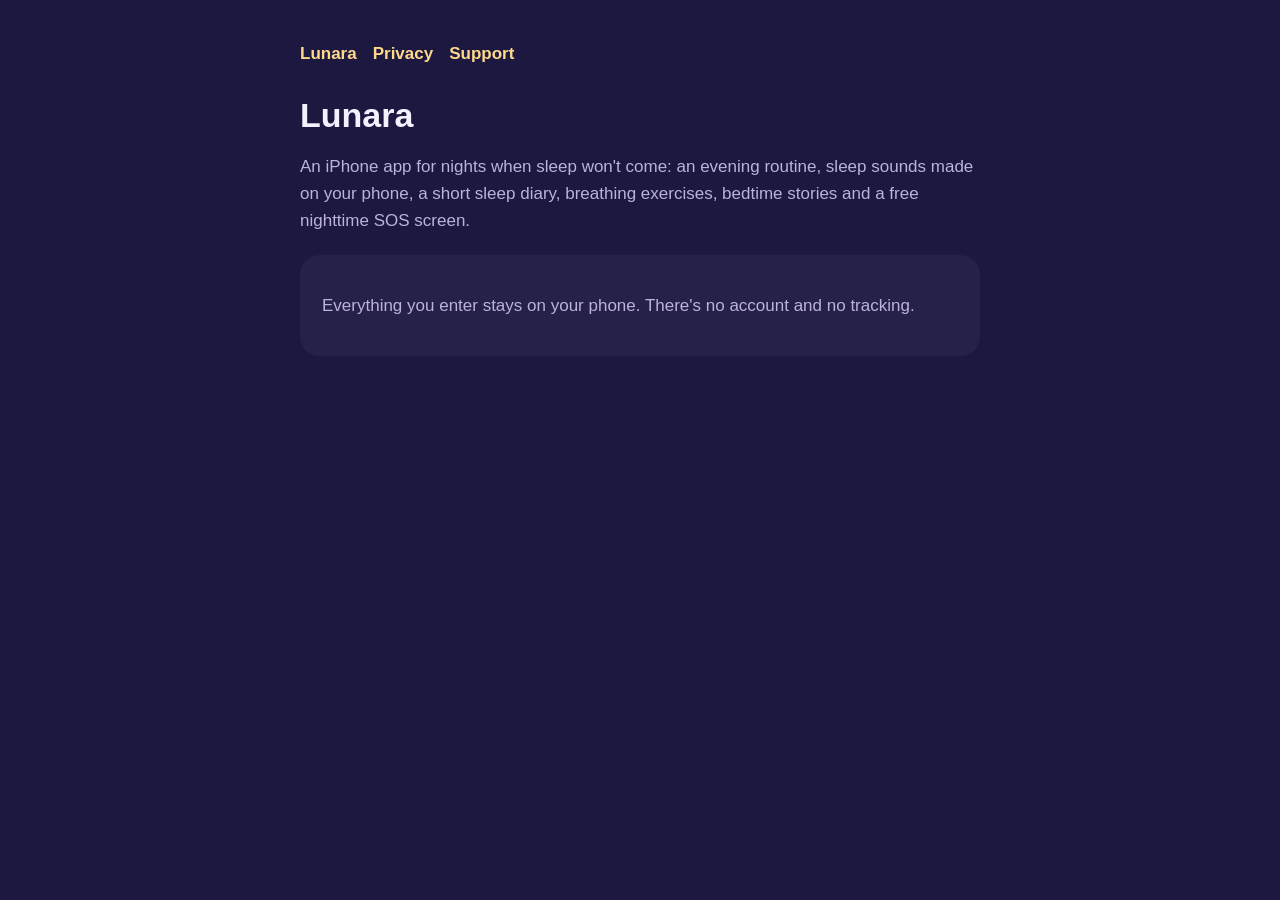
<file: index.html>
<!doctype html><html lang="en"><head><meta charset="utf-8"><meta name="viewport" content="width=device-width,initial-scale=1"><title>Lunara: Sleep &amp; Insomnia</title><link rel="stylesheet" href="style.css"></head>
<body><main><nav><a href="./">Lunara</a><a href="privacy.html">Privacy</a><a href="support.html">Support</a></nav>
<h1>Lunara</h1><p>An iPhone app for nights when sleep won't come: an evening routine, sleep sounds made on your phone, a short sleep diary, breathing exercises, bedtime stories and a free nighttime SOS screen.</p>
<div class="card"><p>Everything you enter stays on your phone. There's no account and no tracking.</p></div>
</main></body></html>
</file>
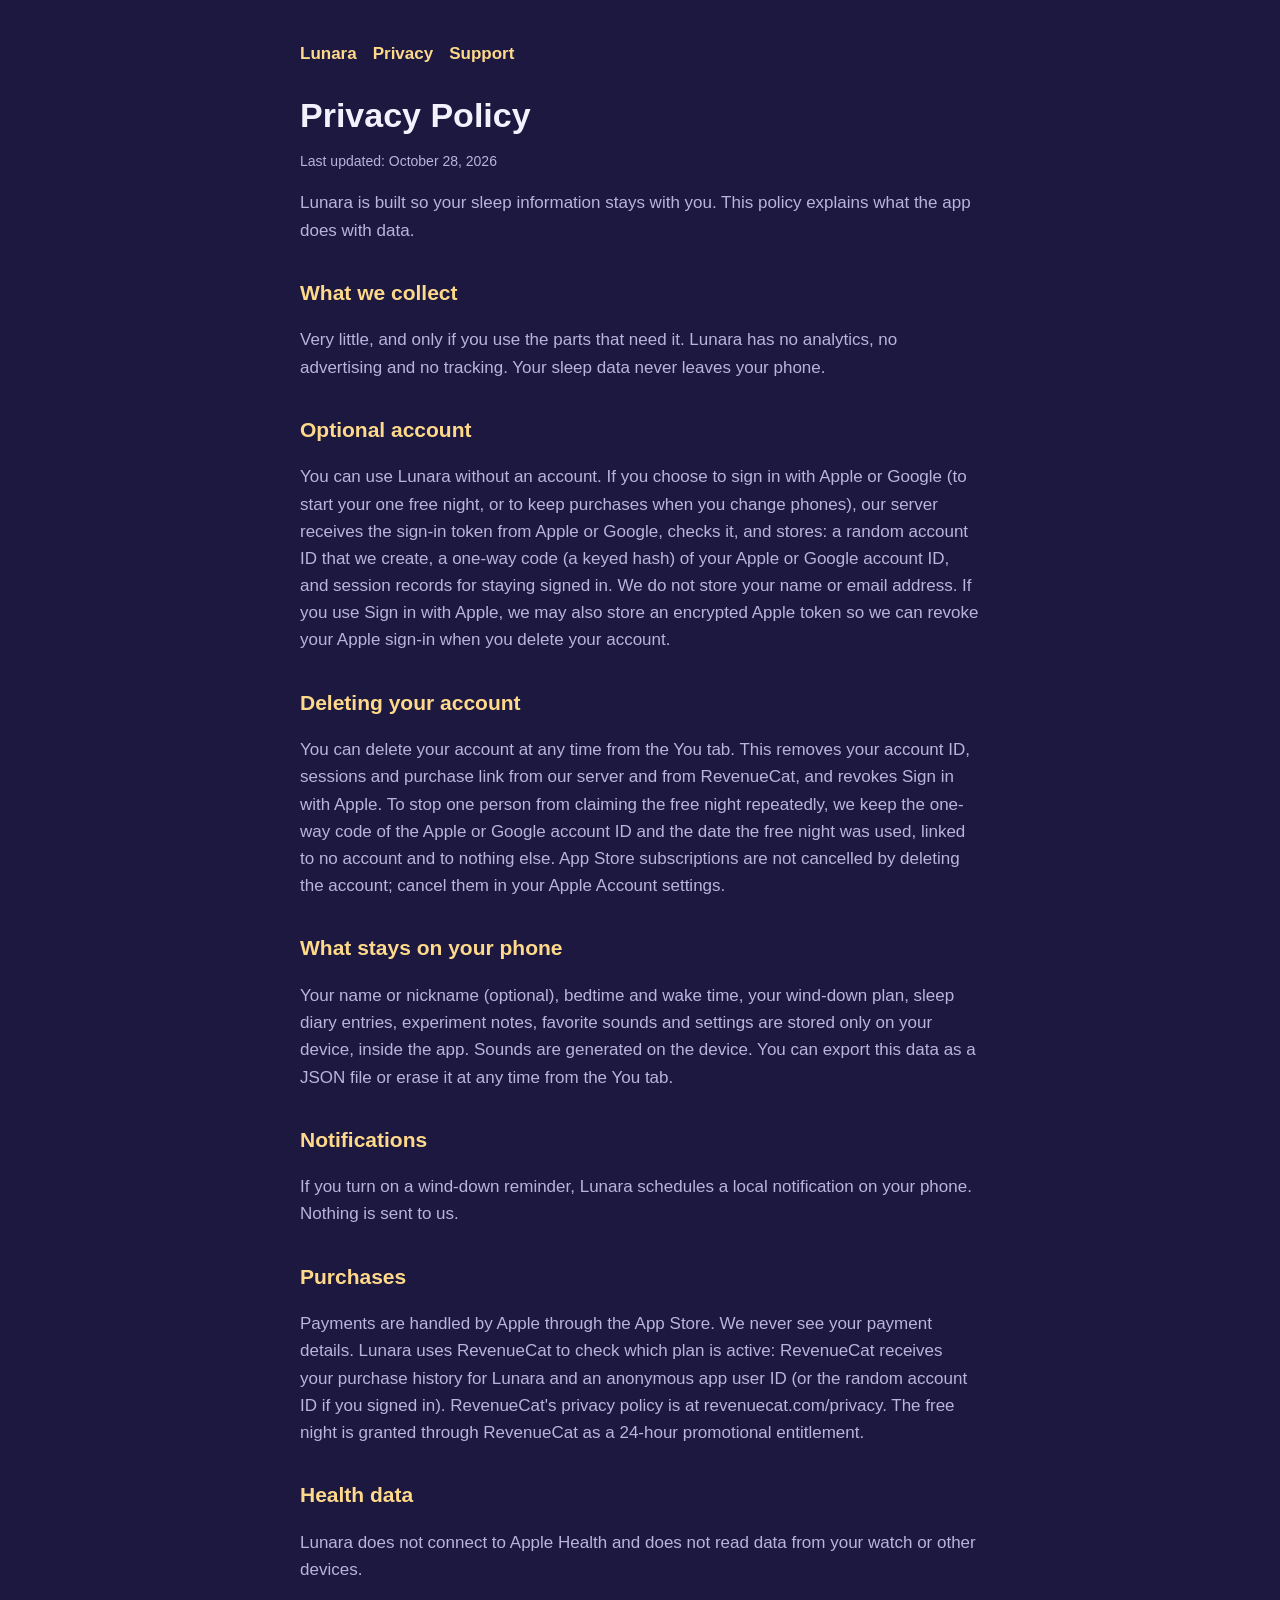
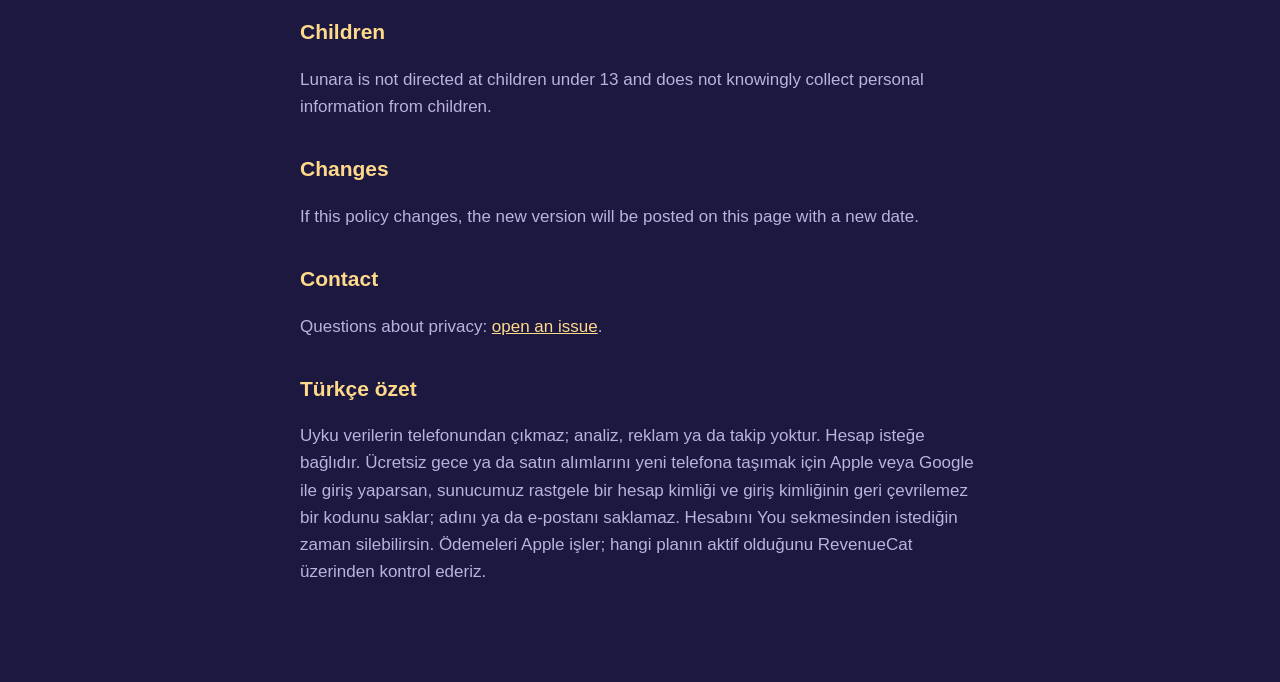
<file: privacy.html>
<!doctype html><html lang="en"><head><meta charset="utf-8"><meta name="viewport" content="width=device-width,initial-scale=1"><title>Lunara Privacy Policy</title><link rel="stylesheet" href="style.css"></head>
<body><main><nav><a href="./">Lunara</a><a href="privacy.html">Privacy</a><a href="support.html">Support</a></nav>
<h1>Privacy Policy</h1><p class="small">Last updated: October 28, 2026</p>
<p>Lunara is built so your sleep information stays with you. This policy explains what the app does with data.</p>
<h2>What we collect</h2><p>Very little, and only if you use the parts that need it. Lunara has no analytics, no advertising and no tracking. Your sleep data never leaves your phone.</p>
<h2>Optional account</h2><p>You can use Lunara without an account. If you choose to sign in with Apple or Google (to start your one free night, or to keep purchases when you change phones), our server receives the sign-in token from Apple or Google, checks it, and stores: a random account ID that we create, a one-way code (a keyed hash) of your Apple or Google account ID, and session records for staying signed in. We do not store your name or email address. If you use Sign in with Apple, we may also store an encrypted Apple token so we can revoke your Apple sign-in when you delete your account.</p>
<h2>Deleting your account</h2><p>You can delete your account at any time from the You tab. This removes your account ID, sessions and purchase link from our server and from RevenueCat, and revokes Sign in with Apple. To stop one person from claiming the free night repeatedly, we keep the one-way code of the Apple or Google account ID and the date the free night was used, linked to no account and to nothing else. App Store subscriptions are not cancelled by deleting the account; cancel them in your Apple Account settings.</p>
<h2>What stays on your phone</h2><p>Your name or nickname (optional), bedtime and wake time, your wind-down plan, sleep diary entries, experiment notes, favorite sounds and settings are stored only on your device, inside the app. Sounds are generated on the device. You can export this data as a JSON file or erase it at any time from the You tab.</p>
<h2>Notifications</h2><p>If you turn on a wind-down reminder, Lunara schedules a local notification on your phone. Nothing is sent to us.</p>
<h2>Purchases</h2><p>Payments are handled by Apple through the App Store. We never see your payment details. Lunara uses RevenueCat to check which plan is active: RevenueCat receives your purchase history for Lunara and an anonymous app user ID (or the random account ID if you signed in). RevenueCat's privacy policy is at revenuecat.com/privacy. The free night is granted through RevenueCat as a 24-hour promotional entitlement.</p>
<h2>Health data</h2><p>Lunara does not connect to Apple Health and does not read data from your watch or other devices.</p>
<h2>Children</h2><p>Lunara is not directed at children under 13 and does not knowingly collect personal information from children.</p>
<h2>Changes</h2><p>If this policy changes, the new version will be posted on this page with a new date.</p>
<h2>Contact</h2><p>Questions about privacy: <a href="https://github.com/redpersongpt/lunara-app/issues">open an issue</a>.</p>
<h2>Türkçe özet</h2><p>Uyku verilerin telefonundan çıkmaz; analiz, reklam ya da takip yoktur. Hesap isteğe bağlıdır. Ücretsiz gece ya da satın alımlarını yeni telefona taşımak için Apple veya Google ile giriş yaparsan, sunucumuz rastgele bir hesap kimliği ve giriş kimliğinin geri çevrilemez bir kodunu saklar; adını ya da e-postanı saklamaz. Hesabını You sekmesinden istediğin zaman silebilirsin. Ödemeleri Apple işler; hangi planın aktif olduğunu RevenueCat üzerinden kontrol ederiz.</p>
</main></body></html>
</file>
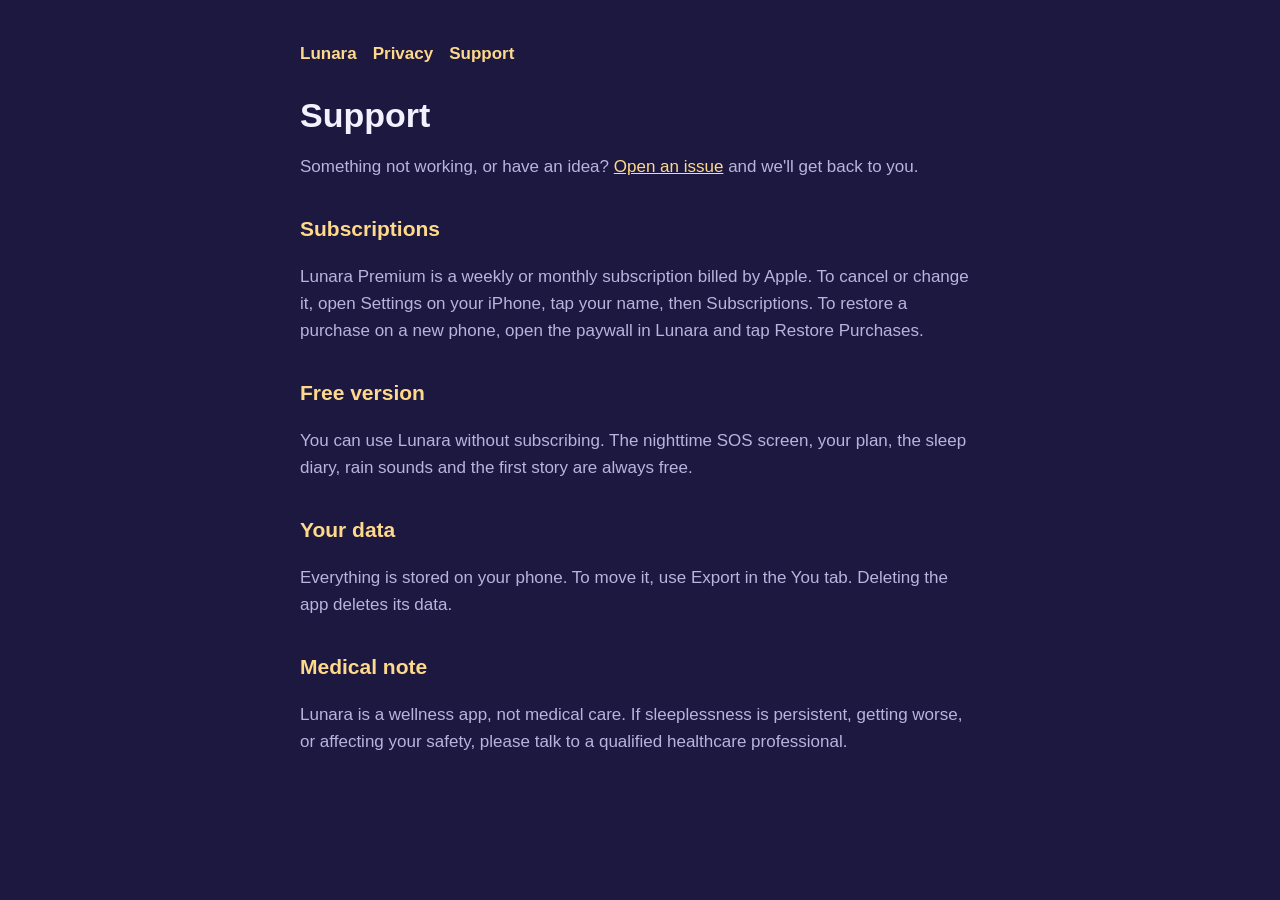
<file: support.html>
<!doctype html><html lang="en"><head><meta charset="utf-8"><meta name="viewport" content="width=device-width,initial-scale=1"><title>Lunara Support</title><link rel="stylesheet" href="style.css"></head>
<body><main><nav><a href="./">Lunara</a><a href="privacy.html">Privacy</a><a href="support.html">Support</a></nav>
<h1>Support</h1><p>Something not working, or have an idea? <a href="https://github.com/redpersongpt/lunara-app/issues/new">Open an issue</a> and we'll get back to you.</p>
<h2>Subscriptions</h2><p>Lunara Premium is a weekly or monthly subscription billed by Apple. To cancel or change it, open Settings on your iPhone, tap your name, then Subscriptions. To restore a purchase on a new phone, open the paywall in Lunara and tap Restore Purchases.</p>
<h2>Free version</h2><p>You can use Lunara without subscribing. The nighttime SOS screen, your plan, the sleep diary, rain sounds and the first story are always free.</p>
<h2>Your data</h2><p>Everything is stored on your phone. To move it, use Export in the You tab. Deleting the app deletes its data.</p>
<h2>Medical note</h2><p>Lunara is a wellness app, not medical care. If sleeplessness is persistent, getting worse, or affecting your safety, please talk to a qualified healthcare professional.</p>
</main></body></html>
</file>
<file: style.css>
:root{--bg:#1c1840;--card:#262149;--text:#f4f1ff;--muted:#b9b3dd;--accent:#ffd98a}
*{box-sizing:border-box}body{margin:0;background:var(--bg);color:var(--text);font:17px/1.6 -apple-system,BlinkMacSystemFont,"Segoe UI",Roboto,sans-serif}
main{max-width:720px;margin:0 auto;padding:40px 20px 80px}h1{font-size:34px;line-height:1.2;margin:0 0 6px}h2{font-size:21px;margin:32px 0 8px;color:var(--accent)}
p,li{color:var(--muted)}a{color:var(--accent)}.card{background:var(--card);border-radius:20px;padding:20px 22px;margin-top:20px}.small{font-size:14px}
nav{display:flex;gap:16px;margin-bottom:28px}nav a{text-decoration:none;font-weight:600}
</file>
